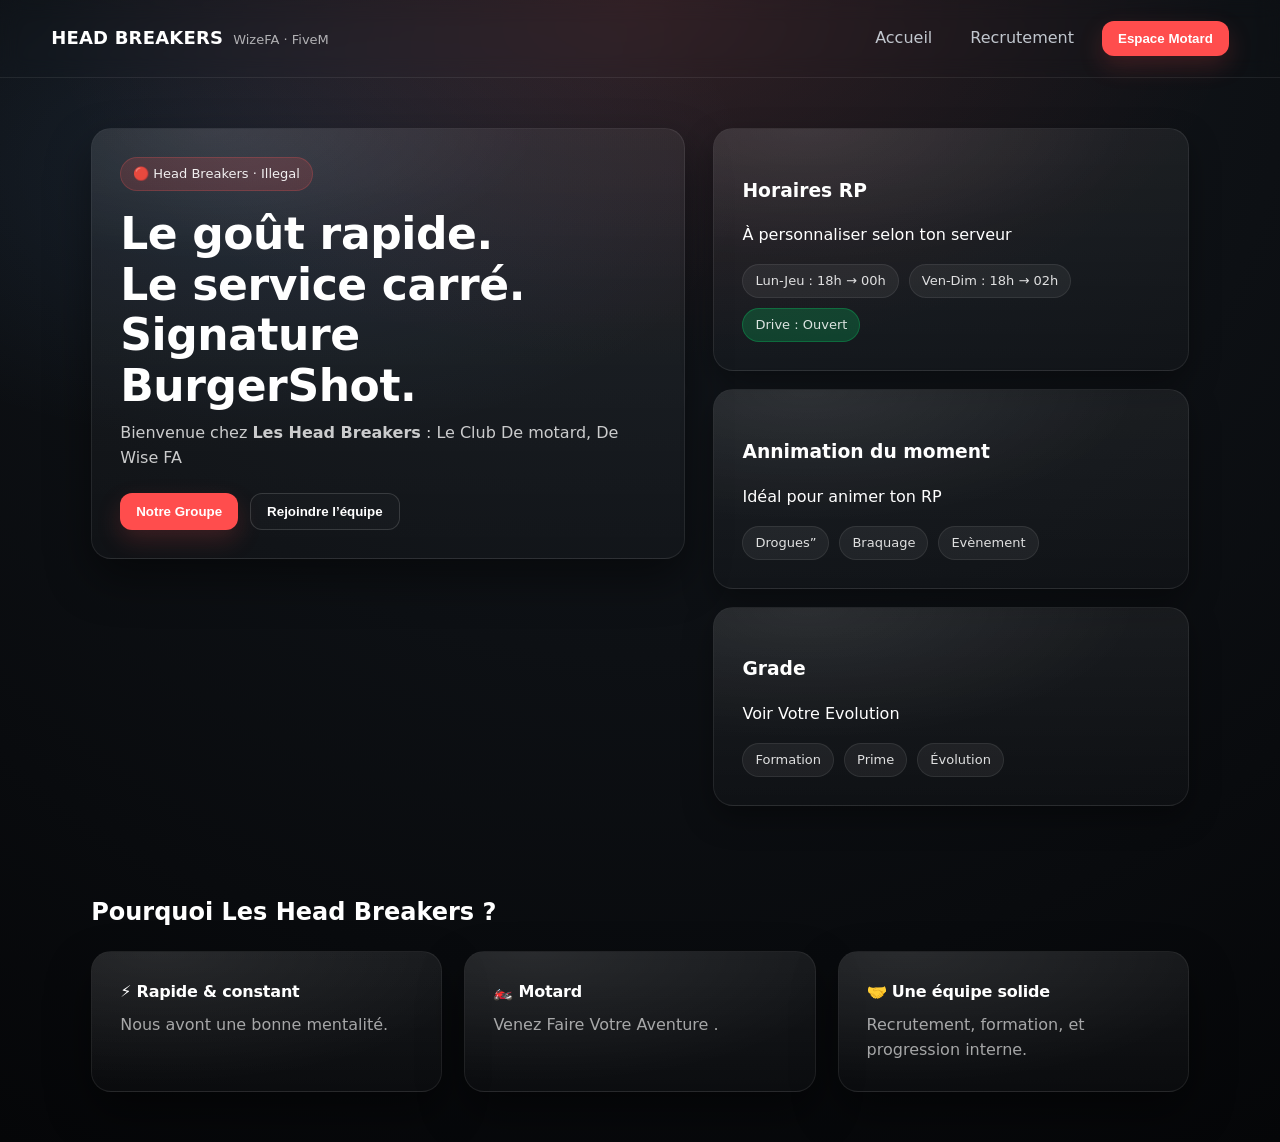
<file: index.html>
<!DOCTYPE html>
<html lang="fr">
<head>
  <meta charset="UTF-8">
  <title>HEAD BREAKERS RP</title>
  <link rel="stylesheet" href="style.css">
</head>
<body>

<header class="navbar">
  <div class="logo">
    <span class="brand">HEAD BREAKERS</span>
    <span class="server">WizeFA · FiveM</span>
  </div>

  <nav>
    <a href="#">Accueil</a>
    <a href="#">Recrutement</a>
    <button class="btn-red">Espace Motard</button>
  </nav>
</header>

<main class="container">

  <section class="hero">
    <div class="hero-left card">
      <span class="badge">🔴 Head Breakers · Illegal</span>
      <h1>Le goût rapide.<br>Le service carré.<br>Signature BurgerShot.</h1>
      

      <p>
        Bienvenue chez <b>Les Head Breakers</b> : Le Club De motard,
        De Wise FA
      

      <div class="actions">
        <button class="btn-red">Notre Groupe</button>
        <button class="btn-dark">Rejoindre l’équipe</button>
      </div>
    </div>

    <div class="hero-right">
      <div class="card">
        <h3>Horaires RP</h3>
        <p>À personnaliser selon ton serveur</p>
        <div class="tags">
          <span>Lun-Jeu : 18h → 00h</span>
          <span>Ven-Dim : 18h → 02h</span>
          <span class="open">Drive : Ouvert</span>
        </div>
      </div>

      <div class="card">
        <h3>Annimation du moment</h3>
        <p>Idéal pour animer ton RP</p>
        <div class="tags">
          <span>Drogues”</span>
          <span>Braquage</span>
          <span>Evènement</span>
        </div>
      </div>

      <div class="card">
        <h3>Grade</h3>
        <p>Voir Votre Evolution</p>
        <div class="tags">
          <span>Formation</span>
          <span>Prime</span>
          <span>Évolution</span>
        </div>
      </div>
    </div>
  </section>

  <section class="why">
    <h2>Pourquoi Les Head Breakers ?</h2>

    <div class="features">
      <div class="card feature">
        <h4>⚡ Rapide & constant</h4>
        <p>Nous avont une bonne mentalité.</p>
      </div>

      <div class="card feature">
        <h4> 🏍️ Motard </h4>
        <p>Venez Faire Votre Aventure .</p>
      </div>

      <div class="card feature">
        <h4>🤝 Une équipe solide</h4>
        <p>Recrutement, formation, et progression interne.</p>
      </div>
    </div>
  </section>

</main>

</body>
</html>
</file>
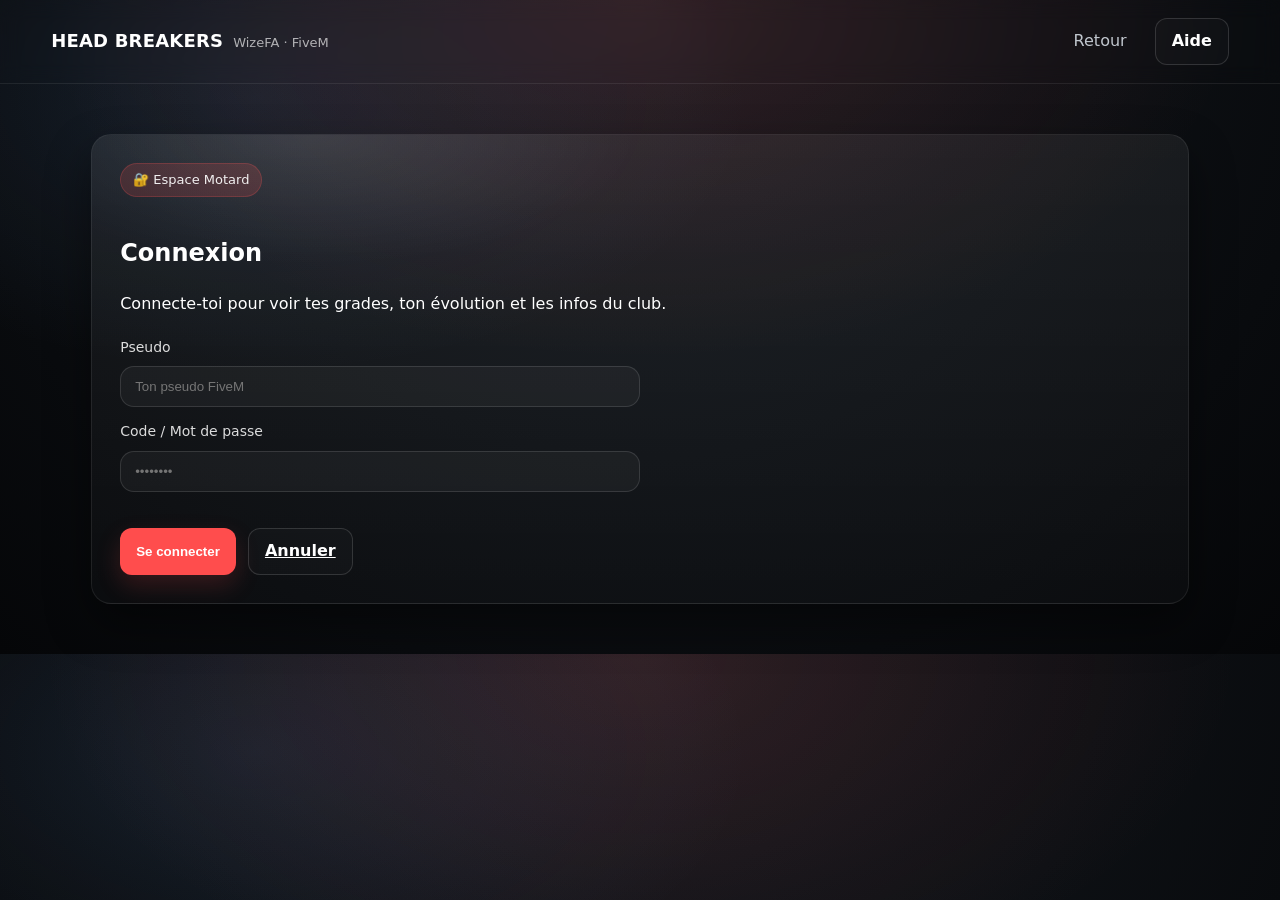
<file: motard.html>
<!DOCTYPE html>
<html lang="fr">
<head>
  <meta charset="UTF-8" />
  <meta name="viewport" content="width=device-width, initial-scale=1.0" />
  <title>Espace Motard - Head Breakers</title>
  <link rel="stylesheet" href="style.css" />
</head>

<body>

<header class="navbar">
  <div class="logo">
    <span class="brand">HEAD BREAKERS</span>
    <span class="server">WizeFA · FiveM</span>
  </div>

  <nav>
    <a href="index.html">Retour</a>
    <a href="#" class="btn-dark">Aide</a>
  </nav>
</header>

<main class="container">
  <section class="card">
    <span class="badge">🔐 Espace Motard</span>
    <h1>Connexion</h1>
    <p>Connecte-toi pour voir tes grades, ton évolution et les infos du club.</p>

    <form class="form">
      <label>
        Pseudo
        <input type="text" placeholder="Ton pseudo FiveM" required />
      </label>

      <label>
        Code / Mot de passe
        <input type="password" placeholder="••••••••" required />
      </label>

      <div class="actions">
        <button type="submit" class="btn-red">Se connecter</button>
        <a href="index.html" class="btn-dark">Annuler</a>
      </div>
    </form>
  </section>
</main>

</body>
</html>
</file>
<file: style.css>
/* =========================
   Base + Theme
========================= */
:root{
  --bg-0:#050608;
  --bg-1:#0b0f14;
  --bg-2:#151a20;

  --text:#ffffff;
  --muted:rgba(255,255,255,.78);
  --muted2:rgba(255,255,255,.62);

  --line:rgba(255,255,255,.08);

  --accent:#ff4d4d;
  --accent-soft:rgba(255,77,77,.16);
  --success:rgba(0,255,120,.18);

  --r-sm:12px;
  --r-md:16px;
  --r-lg:20px;

  --shadow: 0 20px 45px rgba(0,0,0,.45);
  --shadow-soft: 0 12px 30px rgba(0,0,0,.35);

  --pad-x: clamp(18px, 4vw, 60px);
  --pad-y: clamp(26px, 4vw, 50px);

  --trans: 160ms ease;
}

*,
*::before,
*::after {
  box-sizing: border-box;
}

html{
  scroll-behavior:smooth;
}

body {
  margin: 0;
  font-family: system-ui, -apple-system, "Segoe UI", Roboto, Arial, sans-serif;
  color: var(--text);
  background:
    radial-gradient(1000px 600px at 50% 0%, rgba(255,77,77,.12), transparent 60%),
    radial-gradient(900px 500px at 20% 15%, rgba(120,180,255,.10), transparent 55%),
    radial-gradient(circle at top, var(--bg-2), var(--bg-0));
  line-height: 1.55;
  -webkit-font-smoothing: antialiased;
  text-rendering: optimizeLegibility;
}

/* =========================
   Navbar
========================= */
.navbar {
  display: flex;
  justify-content: space-between;
  align-items: center;
  padding: 18px var(--pad-x);
  border-bottom: 1px solid var(--line);
  backdrop-filter: blur(10px);
}

.logo{
  display:flex;
  align-items:baseline;
  gap:10px;
}

.logo .brand {
  font-weight: 750;
  letter-spacing: .2px;
  font-size: 18px;
}

.logo .server {
  font-size: 13px;
  opacity: 0.65;
}

nav{
  display:flex;
  align-items:center;
  gap: 18px;
}

nav a {
  color: rgba(207,214,221,.92);
  text-decoration: none;
  padding: 8px 10px;
  border-radius: 10px;
  transition: background var(--trans), color var(--trans);
}

nav a:hover{
  background: rgba(255,255,255,.06);
  color: #fff;
}

nav a:focus-visible{
  outline: 2px solid rgba(255,255,255,.25);
  outline-offset: 2px;
}

/* =========================
   Buttons
========================= */
.btn-red,
.btn-dark{
  border: none;
  padding: 10px 16px;
  border-radius: var(--r-sm);
  cursor: pointer;
  font-weight: 650;
  transition: transform var(--trans), box-shadow var(--trans), background var(--trans), border-color var(--trans);
}

.btn-red {
  background: var(--accent);
  color: #fff;
  box-shadow: 0 10px 25px rgba(255,77,77,.18);
}

.btn-red:hover{
  transform: translateY(-1px);
  box-shadow: 0 14px 32px rgba(255,77,77,.22);
}

.btn-dark {
  background: rgba(255,255,255,.02);
  border: 1px solid rgba(255,255,255,.14);
  color: #fff;
}

.btn-dark:hover{
  transform: translateY(-1px);
  border-color: rgba(255,255,255,.22);
  background: rgba(255,255,255,.05);
}

.btn-red:active,
.btn-dark:active{
  transform: translateY(0px);
}

.btn-red:focus-visible,
.btn-dark:focus-visible{
  outline: 2px solid rgba(255,255,255,.25);
  outline-offset: 2px;
}

/* =========================
   Layout
========================= */
.container {
  padding: var(--pad-y) var(--pad-x);
  max-width: 1200px;
  margin: 0 auto;
}

.hero {
  display: grid;
  grid-template-columns: 1.25fr 1fr;
  gap: 28px;
  align-items: start;
}

/* =========================
   Cards (plus premium)
========================= */
.card {
  background: linear-gradient(180deg, rgba(255,255,255,0.06), rgba(255,255,255,0.02));
  border: 1px solid rgba(255,255,255,.08);
  border-radius: var(--r-lg);
  padding: 28px;
  box-shadow: var(--shadow);
  position: relative;
  overflow: hidden;
}

.card::before{
  content:"";
  position:absolute;
  inset:-1px;
  background: radial-gradient(600px 240px at 20% 0%, rgba(255,255,255,.08), transparent 55%);
  pointer-events:none;
}

/* =========================
   Hero
========================= */
.badge {
  display: inline-flex;
  align-items:center;
  gap: 8px;
  background: var(--accent-soft);
  border: 1px solid rgba(255,77,77,.22);
  padding: 6px 12px;
  border-radius: 999px;
  font-size: 13px;
  color: rgba(255,255,255,.92);
  margin-bottom: 18px;
}

.hero-left h1 {
  margin: 0 0 10px;
  font-size: clamp(28px, 3.6vw, 44px);
  line-height: 1.15;
  letter-spacing: -.4px;
}

.hero-left p {
  margin: 0;
  color: var(--muted);
  max-width: 55ch;
}

.actions {
  margin-top: 22px;
  display: flex;
  flex-wrap: wrap;
  gap: 12px;
}

/* =========================
   Right column
========================= */
.hero-right .card {
  margin-bottom: 18px;
  box-shadow: var(--shadow-soft);
}

.tags {
  display: flex;
  flex-wrap: wrap;
  gap: 10px;
  margin-top: 14px;
}

.tags span {
  background: rgba(255,255,255,0.06);
  border: 1px solid rgba(255,255,255,.08);
  padding: 6px 12px;
  border-radius: 999px;
  font-size: 13px;
  color: rgba(255,255,255,.86);
}

.tags .open {
  background: var(--success);
  border-color: rgba(0,255,120,.22);
}

/* =========================
   Why / Features
========================= */
.why {
  margin-top: clamp(40px, 6vw, 70px);
}

.features {
  display: grid;
  grid-template-columns: repeat(3, 1fr);
  gap: 22px;
}

.feature h4 {
  margin: 0 0 8px;
  letter-spacing: -.2px;
}

.feature p{
  margin:0;
  color: var(--muted2);
}

/* =========================
   Responsive
========================= */
@media (max-width: 980px){
  .hero{
    grid-template-columns: 1fr;
  }
  .navbar{
    flex-wrap: wrap;
    gap: 12px;
  }
}

@media (max-width: 640px){
  nav{
    flex-wrap: wrap;
    gap: 10px;
  }
  .card{
    padding: 22px;
  }
}

.form{
  margin-top: 20px;
  display: grid;
  gap: 14px;
  max-width: 520px;
}

.form label{
  display: grid;
  gap: 8px;
  color: rgba(255,255,255,.85);
  font-size: 14px;
}

.form input{
  padding: 12px 14px;
  border-radius: 14px;
  border: 1px solid rgba(255,255,255,.12);
  background: rgba(255,255,255,.04);
  color: white;
  outline: none;
}

.form input:focus{
  border-color: rgba(255,77,77,.5);
  box-shadow: 0 0 0 3px rgba(255,77,77,.15);
}
</file>
